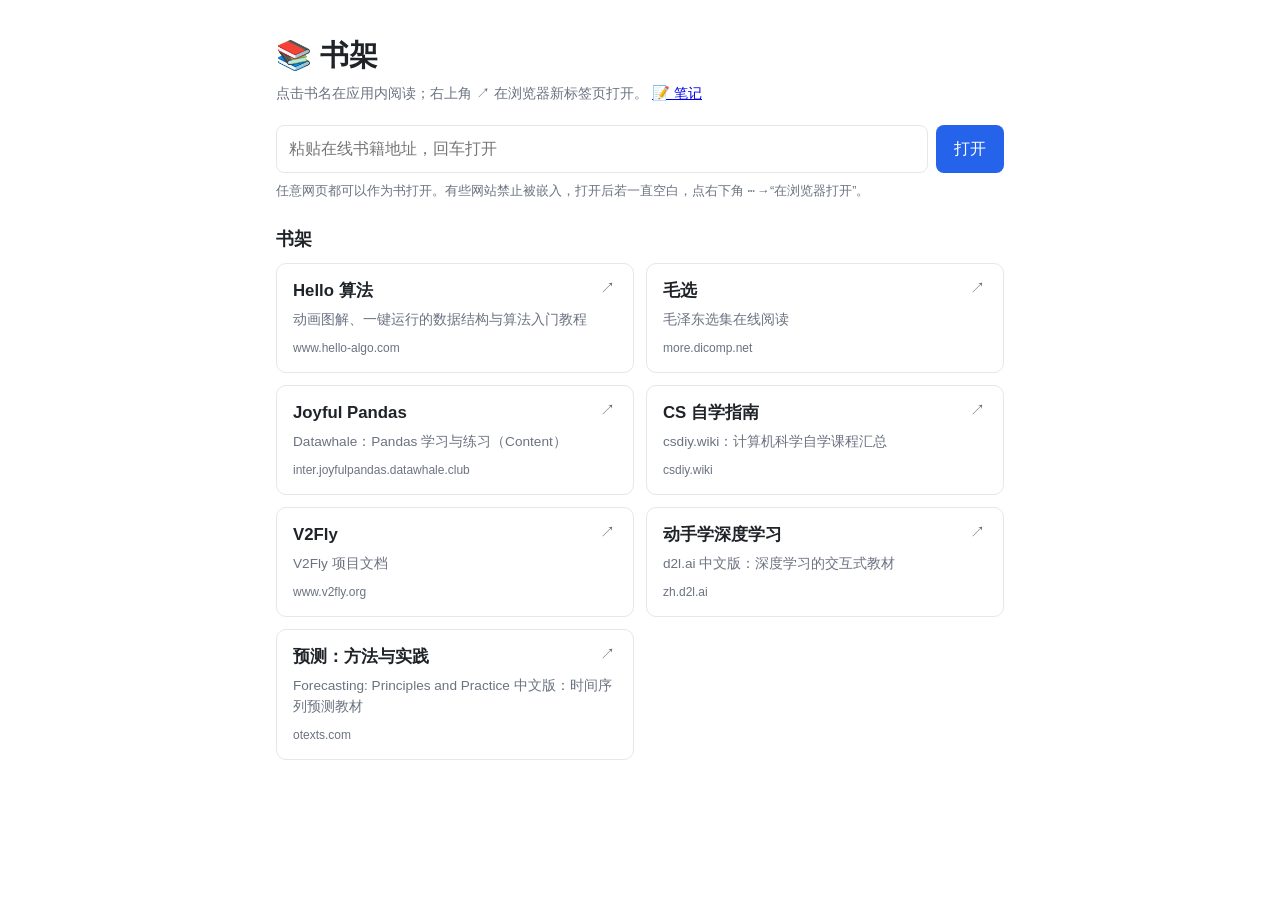
<file: index.html>
<!doctype html>
<html lang="zh-CN">
<head>
<meta charset="utf-8">
<meta name="viewport" content="width=device-width,initial-scale=1,viewport-fit=cover">
<title>书架</title>
<link rel="manifest" href="manifest.webmanifest">
<meta name="theme-color" content="#2563eb">
<link rel="apple-touch-icon" href="icons/icon-180.png">
<meta name="apple-mobile-web-app-capable" content="yes">
<meta name="mobile-web-app-capable" content="yes">
<meta name="apple-mobile-web-app-title" content="书架">
<style>
  :root { --bg: #fff; --fg: #1f2328; --sub: #6b7280; --bd: #e5e7eb; --accent: #2563eb; }
  @media (prefers-color-scheme: dark) { :root { --bg: #0f1115; --fg: #d7dae0; --sub: #8b93a1; --bd: #262b33; --accent: #6ea8ff; } }
  * { box-sizing: border-box; }
  body { margin: 0; padding: env(safe-area-inset-top) env(safe-area-inset-right) env(safe-area-inset-bottom) env(safe-area-inset-left); background: var(--bg); color: var(--fg); font: 16px/1.6 -apple-system, "Segoe UI", "PingFang SC", "Microsoft YaHei", sans-serif; }
  main { max-width: 760px; margin: 0 auto; padding: 24px 16px 48px; }
  h1 { margin: 8px 0 4px; font-size: 1.8em; }
  .sub { margin: 0 0 20px; color: var(--sub); font-size: .9em; }
  .books { display: grid; grid-template-columns: repeat(auto-fill, minmax(260px, 1fr)); gap: 12px; }
  .book { position: relative; border: 1px solid var(--bd); border-radius: 10px; }
  .book:hover { border-color: var(--accent); }
  .book .open { display: flex; flex-direction: column; height: 100%; padding: 14px 16px; color: var(--fg); text-decoration: none; }
  .book b { font-size: 1.05em; padding-right: 28px; }
  .book span { margin-top: 4px; color: var(--sub); font-size: .85em; }
  .book em { margin-top: 8px; color: var(--sub); font-size: .75em; font-style: normal; overflow-wrap: anywhere; }
  .book .ext { position: absolute; top: 10px; right: 10px; padding: 2px 8px; border-radius: 6px; color: var(--sub); text-decoration: none; font-size: .95em; }
  .book .ext:hover { background: var(--bd); color: var(--accent); }
  .go { display: flex; gap: 8px; margin: 0 0 8px; }
  .go input { flex: 1; min-width: 0; padding: 10px 12px; border: 1px solid var(--bd); border-radius: 8px; background: var(--bg); color: var(--fg); font: inherit; }
  .go input:focus { outline: 2px solid var(--accent); outline-offset: -1px; }
  .go button { padding: 0 18px; border: 0; border-radius: 8px; background: var(--accent); color: #fff; font: inherit; cursor: pointer; }
  .tip { margin: 0 0 20px; color: var(--sub); font-size: .8em; }
  h2 { display: flex; align-items: baseline; justify-content: space-between; margin: 24px 0 10px; font-size: 1.1em; }
  h2 button { border: 0; background: none; color: var(--sub); font: inherit; font-size: .8em; cursor: pointer; }
  h2 button:hover { color: var(--accent); }
  .book .tools { position: absolute; top: 8px; right: 8px; display: flex; gap: 2px; }
  .book .tools button { padding: 2px 8px; border: 0; border-radius: 6px; background: none; color: var(--sub); font: inherit; cursor: pointer; }
  .book .tools button:hover { background: var(--bd); color: var(--accent); }
  .book.rc b { padding-right: 70px; }
</style>
</head>
<body>
<main>
  <h1>📚 书架</h1>
  <p class="sub">点击书名在应用内阅读；右上角 ↗ 在浏览器新标签页打开。 <a href="notes.html">📝 笔记</a> <a href="#" data-install hidden>📲 将书架添加到桌面</a></p>
  <form class="go" id="go">
    <input id="addr" type="text" inputmode="url" autocomplete="off" autocapitalize="off" spellcheck="false" placeholder="粘贴在线书籍地址，回车打开" aria-label="书籍网址">
    <button type="submit">打开</button>
  </form>
  <p class="tip">任意网页都可以作为书打开。有些网站禁止被嵌入，打开后若一直空白，点右下角 ⋯ →“在浏览器打开”。</p>
  <section id="recent" hidden>
    <h2>最近阅读 <button type="button" id="clr">清空</button></h2>
    <div class="books" id="rc"></div>
  </section>
  <h2>书架</h2>
  <div class="books" id="books"></div>
</main>
<script src="recent.js"></script>
<script src="books.js"></script>
<script>
(() => {
  const esc = (s) => String(s).replace(/&/g, '&amp;').replace(/</g, '&lt;').replace(/>/g, '&gt;').replace(/"/g, '&quot;');
  // 某本书配置有误（网址不合法）只跳过那一本，不影响其他书
  const card = (b) => {
    let host;
    let origin;
    try { ({ host, origin } = new URL(b.url)); } catch { console.warn('书架配置有误，已跳过：', b); return ''; }
    return `<div class="book" data-o="${esc(origin)}"><a class="open" href="reader.html?id=${encodeURIComponent(b.id)}"><b>${esc(b.title)}</b><span>${esc(b.desc || '')}</span><em>${esc(host)}</em></a><a class="ext" href="${esc(b.url)}" target="_blank" rel="noopener" title="在浏览器新标签页打开">↗</a></div>`;
  };
  // 书单先用本机副本立刻显示，再用网络上的最新书单更新（内容没变就不重画）
  let shelf = [], drawn = '';
  const drawShelf = (books) => {
    shelf = books;
    const html = books.map(card).join('');
    if (html !== drawn) document.getElementById('books').innerHTML = drawn = html;
  };
  const local = window.WRB.cached();
  if (local) drawShelf(local);
  window.WRB.refresh().then(drawShelf).catch(() => { if (!local) document.getElementById('books').textContent = '书单加载失败'; });

  // 鼠标移到 / 手指按到卡片上时，提前和书的网站建立连接，点开更快
  const warmed = new Set();
  const warm = (e) => {
    const b = e.target.closest?.('.book[data-o]');
    const o = b && b.dataset.o;
    if (!o || warmed.has(o)) return;
    warmed.add(o);
    document.head.append(Object.assign(document.createElement('link'), { rel: 'preconnect', href: o }));
  };
  document.addEventListener('pointerover', warm);
  document.addEventListener('focusin', warm);

  // ---- 打开自定义地址 + 最近阅读 ----
  const R = window.WRR;
  const $ = (id) => document.getElementById(id);
  const readerHref = (e) => e.id ? `reader.html?id=${encodeURIComponent(e.id)}` : `reader.html?url=${encodeURIComponent(e.url)}`;
  const ago = (t) => {
    const s = (Date.now() - t) / 1000;
    if (s < 60) return '刚刚';
    if (s < 3600) return Math.floor(s / 60) + ' 分钟前';
    if (s < 86400) return Math.floor(s / 3600) + ' 小时前';
    if (s < 86400 * 30) return Math.floor(s / 86400) + ' 天前';
    return new Date(t).toLocaleDateString('zh-CN');
  };
  const renderRecent = () => {
    const l = R.load();
    $('recent').hidden = !l.length;
    $('rc').innerHTML = l.map((e) => {
      let host = '', origin = '';
      try { ({ host, origin } = new URL(e.url)); } catch {}
      return `<div class="book rc" data-k="${esc(e.key)}" data-o="${esc(origin)}"><a class="open" href="${esc(readerHref(e))}"><b>${esc(e.title)}</b><span>${esc(ago(e.ts))}</span><em>${esc(host)}</em></a><div class="tools"><button type="button" data-a="ren" title="改名">✎</button><button type="button" data-a="del" title="从最近阅读移除">×</button></div></div>`;
    }).join('');
  };
  $('rc').addEventListener('click', (ev) => {
    const b = ev.target.closest('button[data-a]');
    if (!b) return;
    const key = b.closest('.book').dataset.k;
    const e = R.load().find((x) => x.key === key);
    if (b.dataset.a === 'del') R.remove(key);
    else if (b.dataset.a === 'ren' && e) {
      const t = prompt('书名', e.title);
      if (t && t.trim()) R.rename(key, t.trim().slice(0, 80));
    }
    renderRecent();
  });
  $('clr').addEventListener('click', () => { if (confirm('清空最近阅读记录？（不影响书架和笔记）')) { R.clear(); renderRecent(); } });

  $('go').addEventListener('submit', (ev) => {
    ev.preventDefault();
    const url = R.parse($('addr').value);
    if (!url) { alert('这不是有效的网址。例如：https://example.com/book/'); $('addr').focus(); return; }
    // 地址就是书架上的某本书时，用书架的 id 打开（沿用它的书名和桌面图标）
    const hit = shelf.find((b) => R.keyOf(b.url).replace(/\/$/, '') === R.keyOf(url).replace(/\/$/, ''));
    location.href = hit ? `reader.html?id=${encodeURIComponent(hit.id)}` : `reader.html?url=${encodeURIComponent(url)}`;
  });
  renderRecent();
  addEventListener('pageshow', renderRecent);   // 从阅读页返回时（含 bfcache）刷新列表
})();
</script>
<script src="update.js"></script>
</body>
</html>
</file>
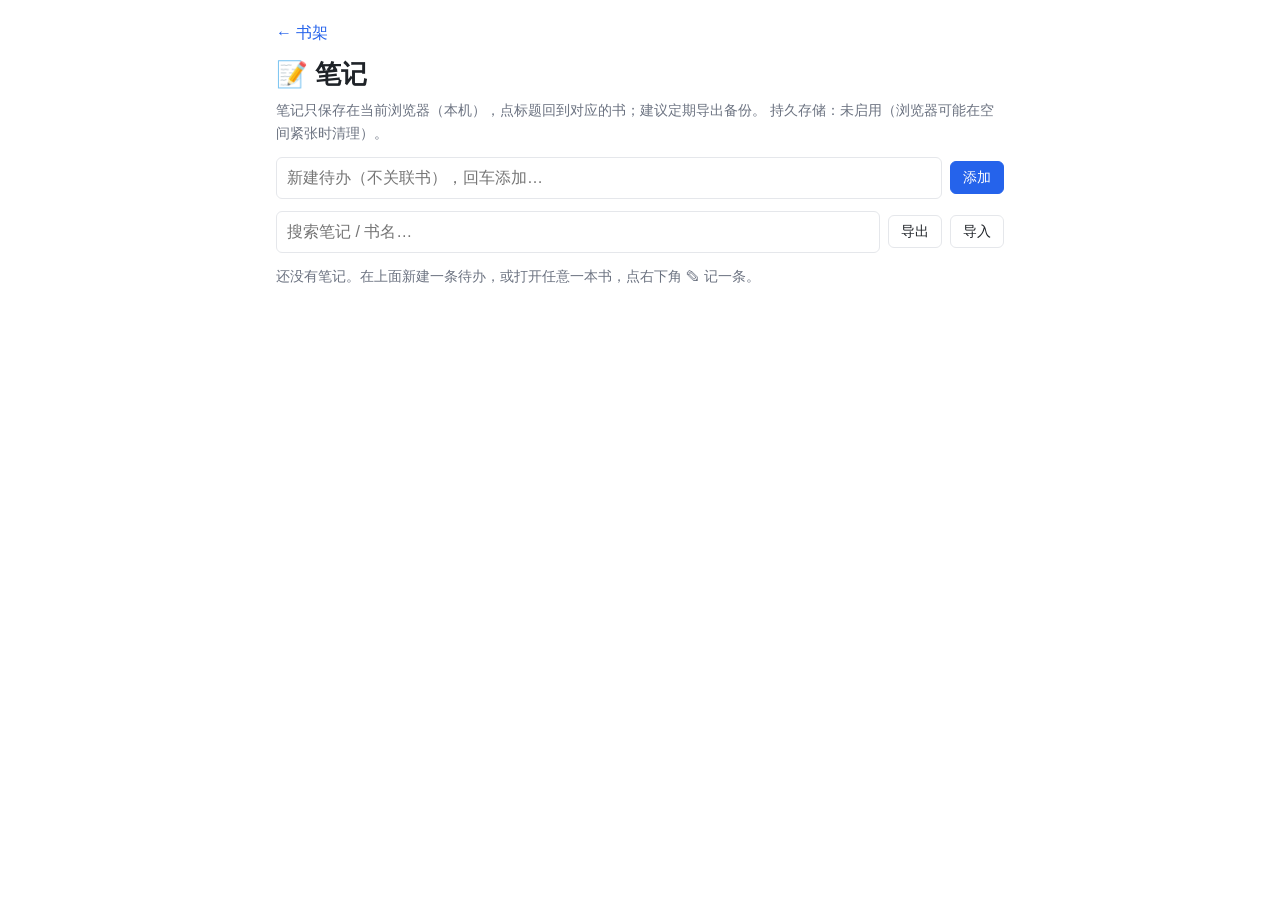
<file: notes.html>
<!doctype html>
<html lang="zh-CN">
<head>
<meta charset="utf-8">
<meta name="viewport" content="width=device-width,initial-scale=1,viewport-fit=cover">
<title>笔记</title>
<link rel="manifest" href="manifest.webmanifest">
<meta name="theme-color" content="#2563eb">
<link rel="apple-touch-icon" href="icons/icon-180.png">
<meta name="apple-mobile-web-app-capable" content="yes">
<meta name="mobile-web-app-capable" content="yes">
<link rel="stylesheet" href="notes.css">
<style>
  * { box-sizing: border-box; }
  body { margin: 0; padding: env(safe-area-inset-top) env(safe-area-inset-right) env(safe-area-inset-bottom) env(safe-area-inset-left); background: var(--n-bg); color: var(--n-fg); font: 16px/1.6 -apple-system, "Segoe UI", "PingFang SC", "Microsoft YaHei", sans-serif; }
  main { max-width: 760px; margin: 0 auto; padding: 20px 16px 48px; }
  h1 { margin: 8px 0 4px; font-size: 1.6em; }
  .top { display: flex; gap: 12px; align-items: baseline; }
  .top a { color: var(--n-ac); text-decoration: none; }
  .sub { margin: 0 0 8px; color: var(--n-sub); font-size: .9em; }
</style>
</head>
<body>
<main>
  <div class="top"><a href="index.html">← 书架</a></div>
  <h1>📝 笔记</h1>
  <p class="sub">笔记只保存在当前浏览器（本机），点标题回到对应的书；建议定期导出备份。<span id="pst"></span></p>
  <form class="nnew" id="new"><input id="newt" placeholder="新建待办（不关联书），回车添加…" autocomplete="off"><button class="btn pri" type="submit">添加</button></form>
  <div class="ntools"><input id="q" type="search" placeholder="搜索笔记 / 书名…" autocomplete="off"><button class="btn" type="button" data-a="exp">导出</button><button class="btn" type="button" data-a="imp">导入</button><input type="file" accept=".json,application/json" hidden></div>
  <div class="nchips" id="chips"></div>
  <div id="list"></div>
</main>
<div id="undo" hidden><span>已删除 1 条笔记</span><button type="button" class="btn">撤销</button></div>
<script src="notes.js"></script>
<script>
(() => {
  const { load, save, add, patch, remove, body, bookHref, esc, when } = window.WRN;
  const $ = (id) => document.getElementById(id);
  const list = $('list'), q = $('q'), chips = $('chips'), file = document.querySelector('input[type=file]');
  let editId = null;

  // 按书筛选：地址里的 #book=<key>（空 = 独立待办；没有 #book = 全部），阅读页的"本书笔记"链接会带上它
  const readFilter = () => { const m = location.hash.match(/^#book=(.*)$/); return m ? decodeURIComponent(m[1]) : null; };
  let f = readFilter();
  const setFilter = (v) => {
    f = v;
    history.replaceState(null, '', v === null ? location.pathname + location.search : '#book=' + encodeURIComponent(v));
    draw();
  };
  addEventListener('hashchange', () => { f = readFilter(); draw(); });
  chips.addEventListener('click', (e) => {
    const b = e.target.closest('button[data-k]');
    if (b) setFilter(b.dataset.k === '*' ? null : b.dataset.k);
  });

  const draw = () => {
    const kw = q.value.trim().toLowerCase();
    const all = load().sort((a, b) => b.upd - a.upd);
    // 筛选条：每本有笔记的书一个（标题取它最新一条笔记里记的书名）
    const groups = new Map();
    for (const n of all) {
      const k = n.book || '';
      if (!groups.has(k)) groups.set(k, { title: k ? (n.title || k) : '独立待办', n: 0 });
      groups.get(k).n++;
    }
    if (f !== null && !groups.has(f)) f = null;   // 这本书的笔记都删光了
    chips.hidden = groups.size < 2;
    chips.innerHTML = `<button type="button" data-k="*" class="${f === null ? 'on' : ''}">全部 ${all.length}</button>`
      + [...groups].map(([k, g]) => `<button type="button" data-k="${esc(k)}" class="${f === k ? 'on' : ''}">${esc(g.title)} ${g.n}</button>`).join('');
    const shown = all.filter((n) => (f === null || (n.book || '') === f)
      && (!kw || `${n.text} ${n.quote || ''} ${n.title || ''}`.toLowerCase().includes(kw)));
    list.innerHTML = shown.map((n) => `<section class="note" data-id="${n.id}">
<div class="nhead">${n.book ? `<a href="${esc(bookHref(n.book))}">${esc(n.title || n.book)}</a>` : '<span class="plain">独立待办</span>'}<time>${when(n.upd)}</time>
<span class="acts"><button type="button" class="btn" data-a="edit">编辑</button><button type="button" class="btn" data-a="del">删除</button></span></div>
${editId === n.id ? `<textarea>${esc(n.text)}</textarea><div class="nfoot"><button type="button" class="btn pri" data-a="ok">保存</button><button type="button" class="btn" data-a="cancel">取消</button></div>` : `<div class="nbody">${body(n)}</div>`}</section>`).join('')
      || `<p class="sub">${all.length ? '没有匹配的笔记。' : '还没有笔记。在上面新建一条待办，或打开任意一本书，点右下角 ✎ 记一条。'}</p>`;
  };

  $('new').addEventListener('submit', (e) => {
    e.preventDefault();
    const t = $('newt').value.trim();
    if (!t) return;
    add({ text: t });
    $('newt').value = '';
    q.value = '';
    // 新建的是独立待办：如果正在看某本书的笔记，切到"全部"，否则看不到刚加的这条
    if (f !== null && f !== '') setFilter(null); else draw();
  });
  list.addEventListener('change', (e) => {
    const id = e.target.dataset.id;
    if (id && patch(id, (n) => { n.done = e.target.checked; })) draw();
  });
  list.addEventListener('click', (e) => {
    const a = e.target.dataset.a, sec = e.target.closest('.note');
    if (!a || !sec) return;
    const id = sec.dataset.id;
    if (a === 'edit') { editId = id; draw(); list.querySelector('.note textarea')?.focus(); }
    else if (a === 'cancel') { editId = null; draw(); }
    else if (a === 'ok') {
      const text = sec.querySelector('textarea').value.trim();
      const n = load().find((x) => x.id === id);
      // 有引用的笔记允许把自己写的文字清空；既没有引用又没有文字则不保存
      if (n && (text || n.quote)) patch(id, (x) => { x.text = text; x.upd = Date.now(); });
      editId = null;
      draw();
    } else if (a === 'del') {
      // 不弹确认框：直接删，底部给 6 秒"撤销"
      const n = load().find((x) => x.id === id);
      if (!n || !remove(id)) return;
      if (editId === id) editId = null;
      draw();
      showUndo(n);
    }
  });

  const undo = $('undo');
  let undone = null;
  const showUndo = (n) => {
    undone = n;
    undo.hidden = false;
    clearTimeout(showUndo.t);
    showUndo.t = setTimeout(() => { undo.hidden = true; undone = null; }, 6000);
  };
  undo.querySelector('button').addEventListener('click', () => {
    if (undone && !load().some((x) => x.id === undone.id)) save(load().concat(undone));
    undone = null;
    undo.hidden = true;
    draw();
  });
  q.addEventListener('input', draw);

  document.querySelector('.ntools').addEventListener('click', (e) => {
    const a = e.target.dataset.a;
    if (a === 'imp') file.click();
    else if (a === 'exp') {
      const all = load();
      if (!all.length) return alert('还没有任何笔记');
      const link = Object.assign(document.createElement('a'), {
        href: URL.createObjectURL(new Blob([JSON.stringify(all, null, 2)], { type: 'application/json' })),
        download: `wr-notes-${new Date().toISOString().slice(0, 10)}.json`,
      });
      link.click();
      setTimeout(() => URL.revokeObjectURL(link.href), 1000);
    }
  });
  file.addEventListener('change', async () => {
    try {
      const inc = JSON.parse(await file.files[0].text());
      if (!Array.isArray(inc)) throw 0;
      const all = load(), byId = new Map(all.map((n) => [n.id, n]));
      let n = 0;
      for (const x of inc) {
        if (!x || typeof x.id !== 'string' || typeof x.text !== 'string') continue;
        const old = byId.get(x.id);
        if (!old) { all.push(x); n++; } else if ((x.upd || 0) > old.upd) { Object.assign(old, x); n++; }
      }
      save(all);
      alert(`已导入 / 更新 ${n} 条笔记`);
      draw();
    } catch { alert('导入失败：不是有效的笔记 JSON'); }
    file.value = '';
  });

  navigator.storage?.persisted?.().then((p) => { $('pst').textContent = p ? ' 持久存储：已启用。' : ' 持久存储：未启用（浏览器可能在空间紧张时清理）。'; }).catch(() => {});
  draw();
})();
</script>
<script src="update.js"></script>
</body>
</html>
</file>
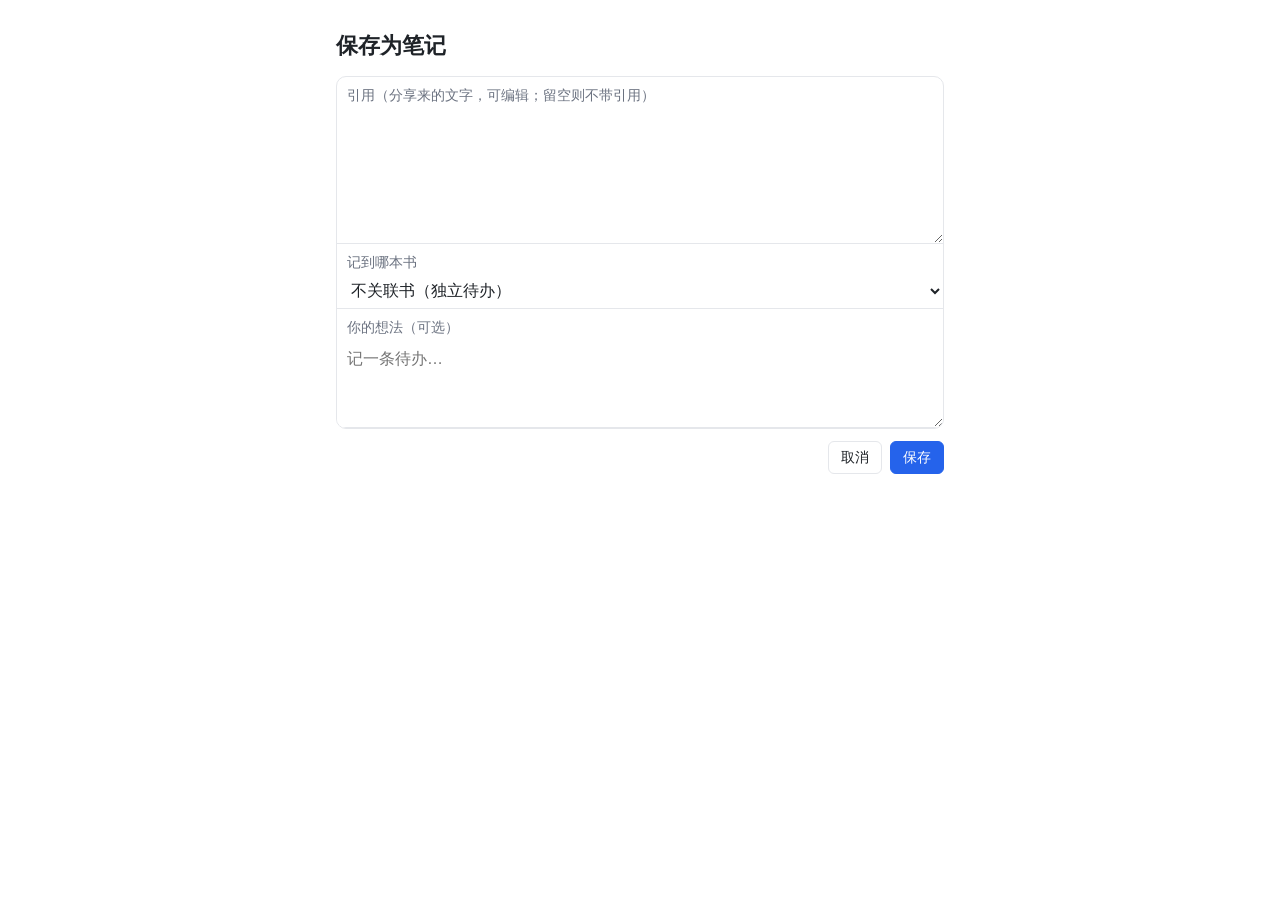
<file: share.html>
<!doctype html>
<html lang="zh-CN">
<head>
<meta charset="utf-8">
<meta name="viewport" content="width=device-width,initial-scale=1,viewport-fit=cover">
<title>保存为笔记</title>
<link rel="manifest" href="manifest.webmanifest">
<meta name="theme-color" content="#2563eb">
<link rel="stylesheet" href="notes.css">
<style>
  * { box-sizing: border-box; }
  body { margin: 0; padding: env(safe-area-inset-top) env(safe-area-inset-right) env(safe-area-inset-bottom) env(safe-area-inset-left); background: var(--n-bg); color: var(--n-fg); font: 16px/1.6 -apple-system, "Segoe UI", "PingFang SC", "Microsoft YaHei", sans-serif; }
  main { max-width: 640px; margin: 0 auto; padding: 20px 16px 48px; }
  h1 { margin: 8px 0 12px; font-size: 1.4em; }
  .row { display: flex; gap: 8px; justify-content: flex-end; margin-top: 12px; }
  .done { margin-top: 12px; }
  .done a { color: var(--n-ac); }
</style>
</head>
<body>
<main id="sh">
  <h1>保存为笔记</h1>
  <div class="card" id="card">
    <label class="f" for="quote">引用（分享来的文字，可编辑；留空则不带引用）</label>
    <textarea id="quote" rows="5"></textarea>
    <label class="f" for="book">记到哪本书</label>
    <select id="book"><option value="">不关联书（独立待办）</option></select>
    <label class="f" for="text">你的想法（可选）</label>
    <textarea id="text" rows="3" placeholder="记一条待办…"></textarea>
  </div>
  <div class="row"><a class="btn" href="index.html">取消</a><button class="btn pri" id="save" type="button">保存</button></div>
  <p class="done" id="done" hidden></p>
</main>
<script src="notes.js"></script>
<script src="recent.js"></script>
<script src="books.js"></script>
<script>
// Web Share Target 接收页：别的应用把选中的文字分享给本应用时到这里（manifest 里的 share_target）
(() => {
  const $ = (id) => document.getElementById(id);
  const p = new URLSearchParams(location.search);
  const title = (p.get('title') || '').trim(), text = (p.get('text') || '').trim(), url = (p.get('url') || '').trim();
  // 分享的文字作为引用；只分享了链接就用链接；有文字又有链接时，把链接放进"想法"里
  $('quote').value = text || url || title;
  if (text && url && !text.includes(url)) $('text').value = url;

  // 可选的书：书架上的书 + 最近阅读里的自定义网址（值和阅读页记笔记时用的一致，见 notes.js 的 bookHref）
  const esc = window.WRN.esc, sel = $('book');
  const opts = new Map();
  let touched = false;
  sel.addEventListener('change', () => { touched = true; });
  const fill = (bs) => {
    opts.clear();
    bs.forEach((b) => opts.set(b.id, b.title));
    window.WRR.load().filter((e) => !e.id).forEach((e) => opts.set('url:' + e.key, e.title));
    const keep = sel.value;
    sel.innerHTML = '<option value="">不关联书（独立待办）</option>' + [...opts].map(([v, t]) => `<option value="${esc(v)}">${esc(t)}</option>`).join('');
    let last = ''; try { last = localStorage.getItem('wr-last') || ''; } catch {}
    // 默认选最近打开的那本；用户自己选过就保留他的选择
    sel.value = touched ? (opts.has(keep) ? keep : '') : (opts.has(last) ? last : '');
  };
  fill(window.WRB.cached() || []);
  window.WRB.refresh().then(fill).catch(() => {});

  $('save').addEventListener('click', () => {
    const quote = $('quote').value.trim(), t = $('text').value.trim();
    if (!quote && !t) return alert('没有可保存的内容');
    const id = sel.value;
    window.WRN.add({ book: id, title: opts.get(id) || '', quote, text: t });
    $('card').hidden = true; $('save').hidden = true;
    const d = $('done');
    d.hidden = false;
    d.innerHTML = '✓ 已保存。<a href="notes.html">查看全部笔记</a> · <a href="index.html">回到书架</a>';
  });
})();
</script>
<script src="update.js"></script>
</body>
</html>
</file>
<file: notes.css>
/* 笔记相关样式（reader.html / notes.html / share.html 共用） */
:root { --n-bg: #fff; --n-fg: #1f2328; --n-sub: #6b7280; --n-bd: #e5e7eb; --n-ac: #2563eb; --n-side: #fafafa; }
@media (prefers-color-scheme: dark) { :root { --n-bg: #0f1115; --n-fg: #d7dae0; --n-sub: #8b93a1; --n-bd: #262b33; --n-ac: #6ea8ff; --n-side: #13161b; } }

.nq { display: block; margin: 2px 0 6px; padding: 2px 10px; border-left: 4px solid var(--n-bd); color: var(--n-sub); white-space: pre-wrap; overflow-wrap: anywhere; }
.todo { display: flex; gap: 6px; align-items: flex-start; cursor: pointer; }
.todo input { margin-top: .5em; flex: none; }
.todo span { white-space: pre-wrap; overflow-wrap: anywhere; min-width: 0; }
.todo.done span { color: var(--n-sub); text-decoration: line-through; }

/* 阅读页：右下角 ✎ 按钮 + 面板 */
#nbtn { position: fixed; right: 12px; bottom: calc(56px + env(safe-area-inset-bottom, 0px)); z-index: 10; width: 36px; height: 36px; border: 0; border-radius: 50%; background: rgba(37, 99, 235, .75); color: #fff; font-size: 17px; line-height: 1; cursor: pointer; opacity: .55; }
#nbtn:hover, #nbtn:focus-visible, #nbtn.has { opacity: 1; }
#np { position: fixed; right: 12px; bottom: calc(100px + env(safe-area-inset-bottom, 0px)); z-index: 11; display: flex; flex-direction: column; width: min(360px, calc(100vw - 24px)); max-height: 70vh; background: var(--n-bg); color: var(--n-fg); border: 1px solid var(--n-bd); border-radius: 10px; box-shadow: 0 4px 18px rgba(0, 0, 0, .3); font-size: 14px; }
#np[hidden] { display: none; }
.nbar { display: flex; align-items: center; gap: 8px; padding: 6px 10px; border-bottom: 1px solid var(--n-bd); }
.nbar b { flex: 1; min-width: 0; overflow: hidden; text-overflow: ellipsis; white-space: nowrap; }
.nbar a { color: var(--n-ac); text-decoration: none; white-space: nowrap; }
.nmine { max-height: 30vh; overflow: auto; padding: 4px 10px; border-bottom: 1px solid var(--n-bd); }
.nmine[hidden] { display: none; }
.nitem { padding: 6px 0; border-bottom: 1px dashed var(--n-bd); }
.nitem:last-child { border-bottom: 0; }
.nitem time { display: block; color: var(--n-sub); font-size: .8em; }
.nquote { position: relative; margin: 6px 10px; padding-right: 24px; max-height: 20vh; overflow: auto; }
.nquote[hidden] { display: none; }
.nquote button { position: absolute; top: 0; right: 0; padding: 0 6px; border: 0; background: transparent; color: var(--n-sub); cursor: pointer; font-size: 1.1em; line-height: 1.4; }
#np textarea, .note textarea, .nnew input, .ntools input[type=search], #sh textarea, #sh select { display: block; width: 100%; padding: 8px 10px; border: 0; background: var(--n-bg); color: var(--n-fg); font: inherit; font-size: 16px; line-height: 1.5; outline: none; }
#np textarea { min-height: 90px; resize: vertical; }
.nfoot { display: flex; gap: 6px; justify-content: flex-end; padding: 6px 10px; border-top: 1px solid var(--n-bd); }
.btn { padding: 4px 12px; border: 1px solid var(--n-bd); border-radius: 6px; background: transparent; color: var(--n-fg); font: inherit; font-size: .9em; cursor: pointer; text-decoration: none; }
.btn:hover { border-color: var(--n-ac); color: var(--n-ac); }
.btn.pri { background: var(--n-ac); border-color: var(--n-ac); color: #fff; }

/* 笔记页 */
.ntools, .nnew { display: flex; gap: 8px; align-items: center; margin: 12px 0; }
.nnew input, .ntools input[type=search] { flex: 1; min-width: 0; border: 1px solid var(--n-bd); border-radius: 6px; }
.note { margin: 0 0 12px; border: 1px solid var(--n-bd); border-radius: 8px; overflow: hidden; }
.nhead { display: flex; gap: 10px; align-items: center; padding: 6px 10px; border-bottom: 1px solid var(--n-bd); background: var(--n-side); }
.nhead a, .nhead .plain { font-weight: 700; color: var(--n-ac); text-decoration: none; overflow-wrap: anywhere; }
.nhead .plain { color: var(--n-sub); }
.nhead time { flex: 1; color: var(--n-sub); font-size: .8em; }
.nhead span.acts { display: flex; gap: 6px; }
.note .nbody { padding: 8px 10px; line-height: 1.6; }
.note textarea { min-height: 120px; resize: vertical; }

/* 分享接收页 */
#sh .card { border: 1px solid var(--n-bd); border-radius: 10px; overflow: hidden; }
#sh label.f { display: block; padding: 8px 10px 0; color: var(--n-sub); font-size: .85em; }
#sh textarea, #sh select { border-bottom: 1px solid var(--n-bd); }

/* 笔记页：按书筛选 */
.nchips { display: flex; gap: 6px; flex-wrap: wrap; margin: 0 0 12px; }
.nchips[hidden] { display: none; }
.nchips button { padding: 2px 10px; border: 1px solid var(--n-bd); border-radius: 14px; background: transparent; color: var(--n-fg); font: inherit; font-size: .85em; cursor: pointer; }
.nchips button:hover { border-color: var(--n-ac); color: var(--n-ac); }
.nchips button.on { background: var(--n-ac); border-color: var(--n-ac); color: #fff; }

/* 笔记页：删除后的"撤销" */
#undo { position: fixed; left: 50%; bottom: calc(16px + env(safe-area-inset-bottom, 0px)); transform: translateX(-50%); z-index: 20; display: flex; gap: 12px; align-items: center; padding: 8px 14px; border-radius: 10px; background: rgba(17, 24, 39, .92); color: #fff; font-size: 14px; box-shadow: 0 4px 18px rgba(0, 0, 0, .35); }
#undo[hidden] { display: none; }
#undo .btn { border-color: rgba(255, 255, 255, .5); color: #fff; }
</file>
